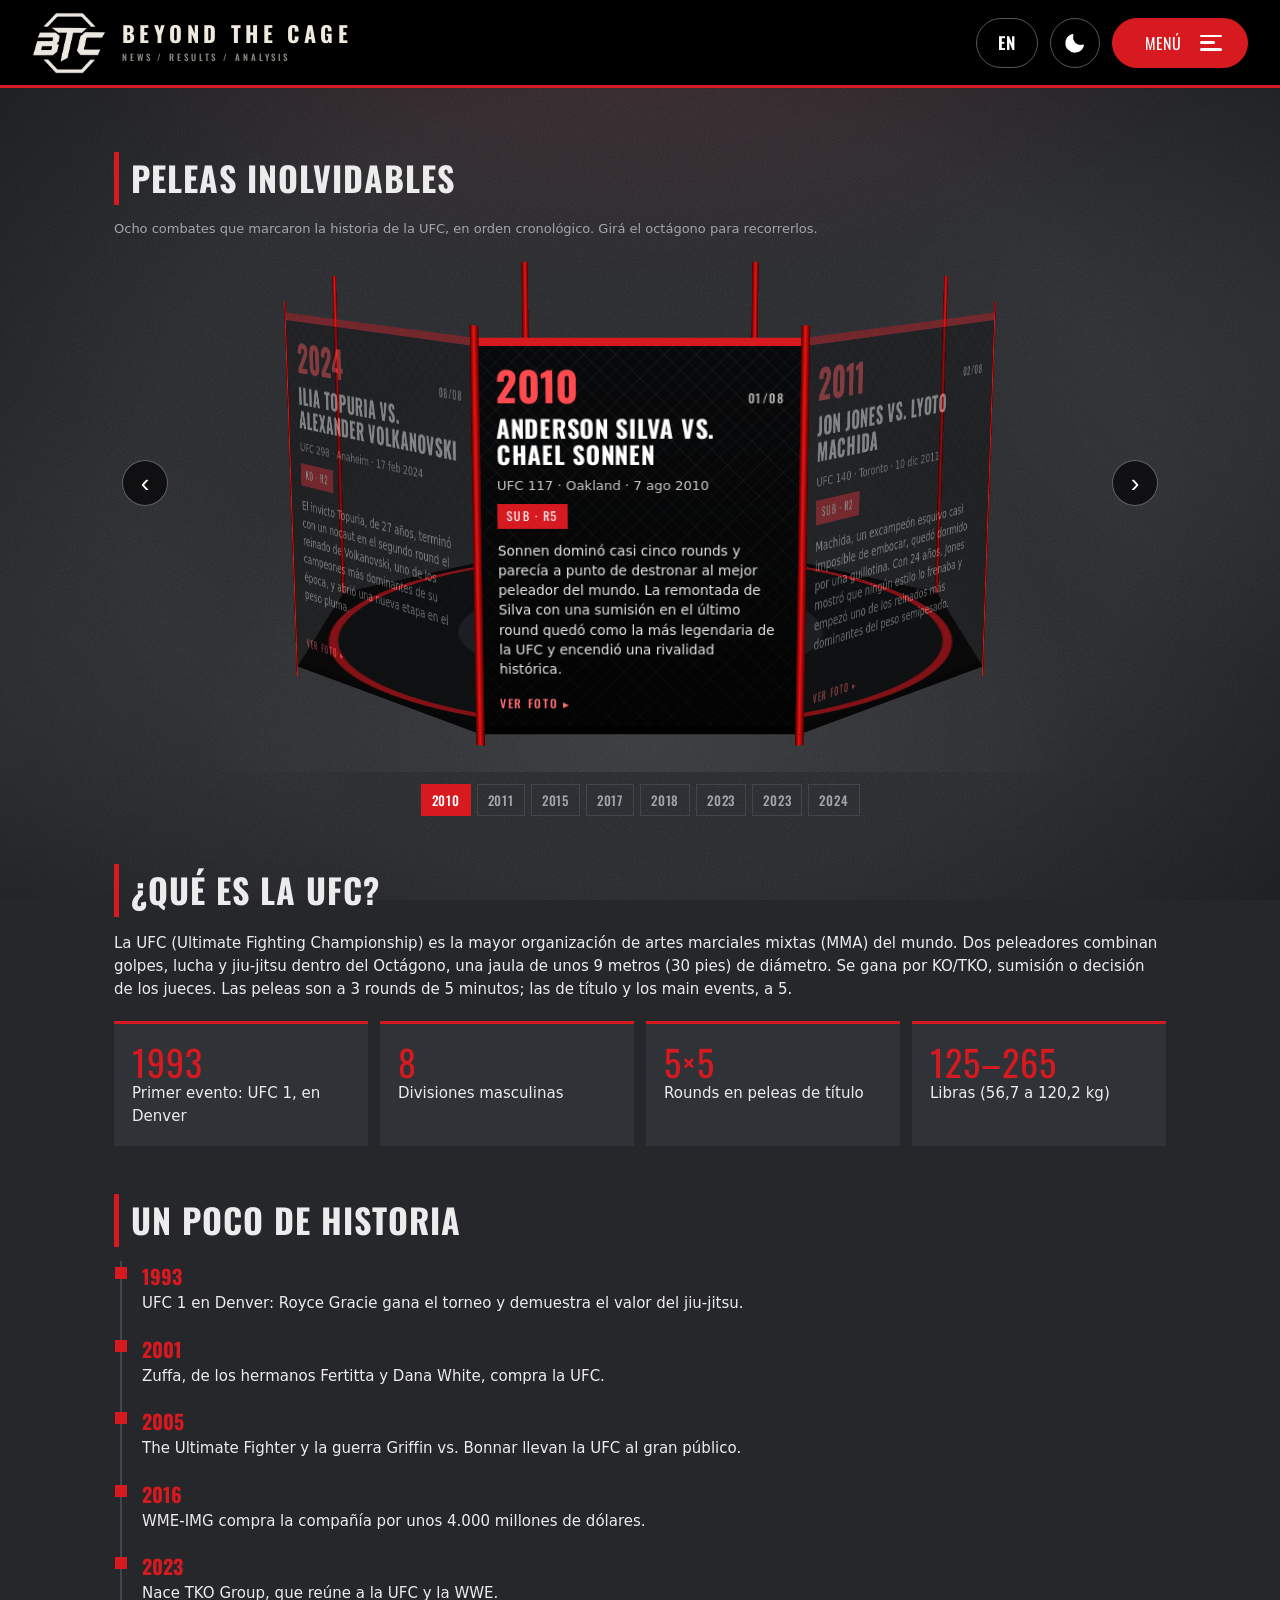
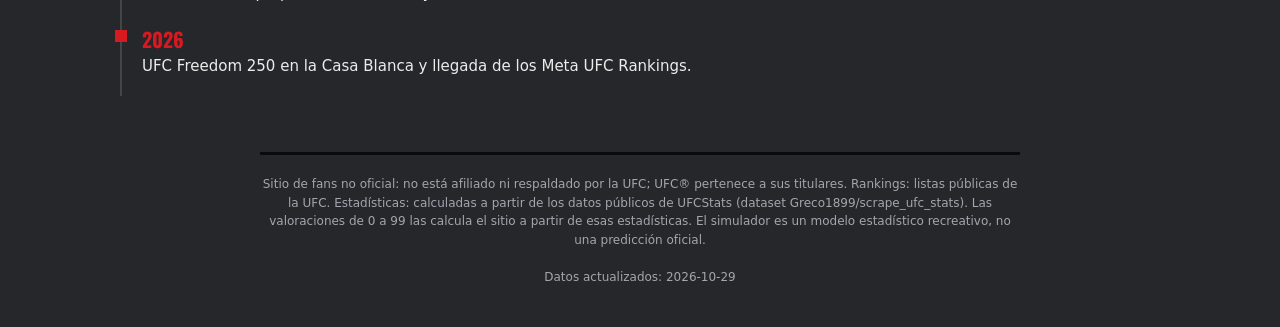
<file: index.html>
<!DOCTYPE html><html lang="es" data-theme="dark"><head><meta charset="utf-8"><meta name="viewport" content="width=device-width, initial-scale=1, viewport-fit=cover"><title>Beyond the Cage</title>
<link rel="icon" href="assets/favicon.ico" sizes="any">
<link rel="icon" type="image/png" sizes="32x32" href="assets/favicon-32.png">
<link rel="apple-touch-icon" href="assets/apple-touch-icon.png">
<meta name="theme-color" content="#000000">
<link href="https://fonts.googleapis.com/css2?family=Oswald:wght@500;700&display=swap" rel="stylesheet">
<link rel="stylesheet" href="css/styles.css"></head><body>
<header class="nav"><div class="brand sp" id="lg"><img src="assets/logo.png" alt="Beyond the Cage"><span>Beyond the Cage<small>News / Results / Analysis</small></span></div><button class="b nbtn" id="lb" aria-label="Idioma / Language"><span class="flip"><b class="l-a">EN</b><b class="l-b">ES</b></span></button><button class="b nbtn" id="tb" aria-label="Tema / Theme"><svg class="ti" viewBox="0 0 24 24" aria-hidden="true"><g class="sun"><circle cx="12" cy="12" r="4.2"/><path d="M12 2v3M12 19v3M2 12h3M19 12h3M4.9 4.9l2.1 2.1M17 17l2.1 2.1M19.1 4.9 17 7M7 17l-2.1 2.1"/></g><path class="moon" d="M20 14.5A8.5 8.5 0 0 1 9.5 4a8.5 8.5 0 1 0 10.5 10.5z"/></svg></button>
<div class="mn"><button class="b r mbtn" id="mb" aria-label="Menú / Menu" aria-haspopup="true" aria-expanded="false"><span class="mtw"><b class="mt1" id="mt1"></b><b class="mt2" id="mt2"></b></span><span class="bars" aria-hidden="true"><i></i><i></i><i></i></span></button><div class="mp" id="mp"></div></div></header>
<main>
<section class="view on" id="v-0"><h2 data-i="fT"></h2><p class="mu" data-i="fD"></p>
<div class="oct" id="oct" tabindex="0" aria-roledescription="carousel"><div class="scene"><div class="stage" id="stage"></div></div><button class="oc prev" id="prev" aria-label="Anterior">‹</button><button class="oc next" id="next" aria-label="Siguiente">›</button><div class="fcap" id="fcap"></div><button class="ocx" id="ocx" aria-label="Cerrar">×</button></div>
<div class="dots" id="dots"></div>
<h2 data-i="wT"></h2><p data-i="wP"></p><div class="st" id="st"></div><h2 data-i="hT"></h2><div class="tl" id="tl"></div></section>
<section class="view" id="v-1"><h2 data-i="n2"></h2><p class="mu" data-i="dD"></p><div class="tabs" id="tabs"></div><div class="grid" id="list"></div></section>
<section class="view" id="v-2"><h2 data-i="sT"></h2><p class="mu" data-i="sD"></p><div class="sel"><select id="sd"></select><select id="sa"></select><select id="sb"></select></div><div class="cmp" id="cmp"></div></section>
<footer><span data-i="foot"></span><br><br><span id="upd"></span></footer>
</main>
<dialog id="dlg"></dialog>
<script src="js/i18n.js"></script>
<script src="js/model.js"></script>
<script src="js/images.js"></script>
<script src="js/app.js"></script></body></html>
</file>
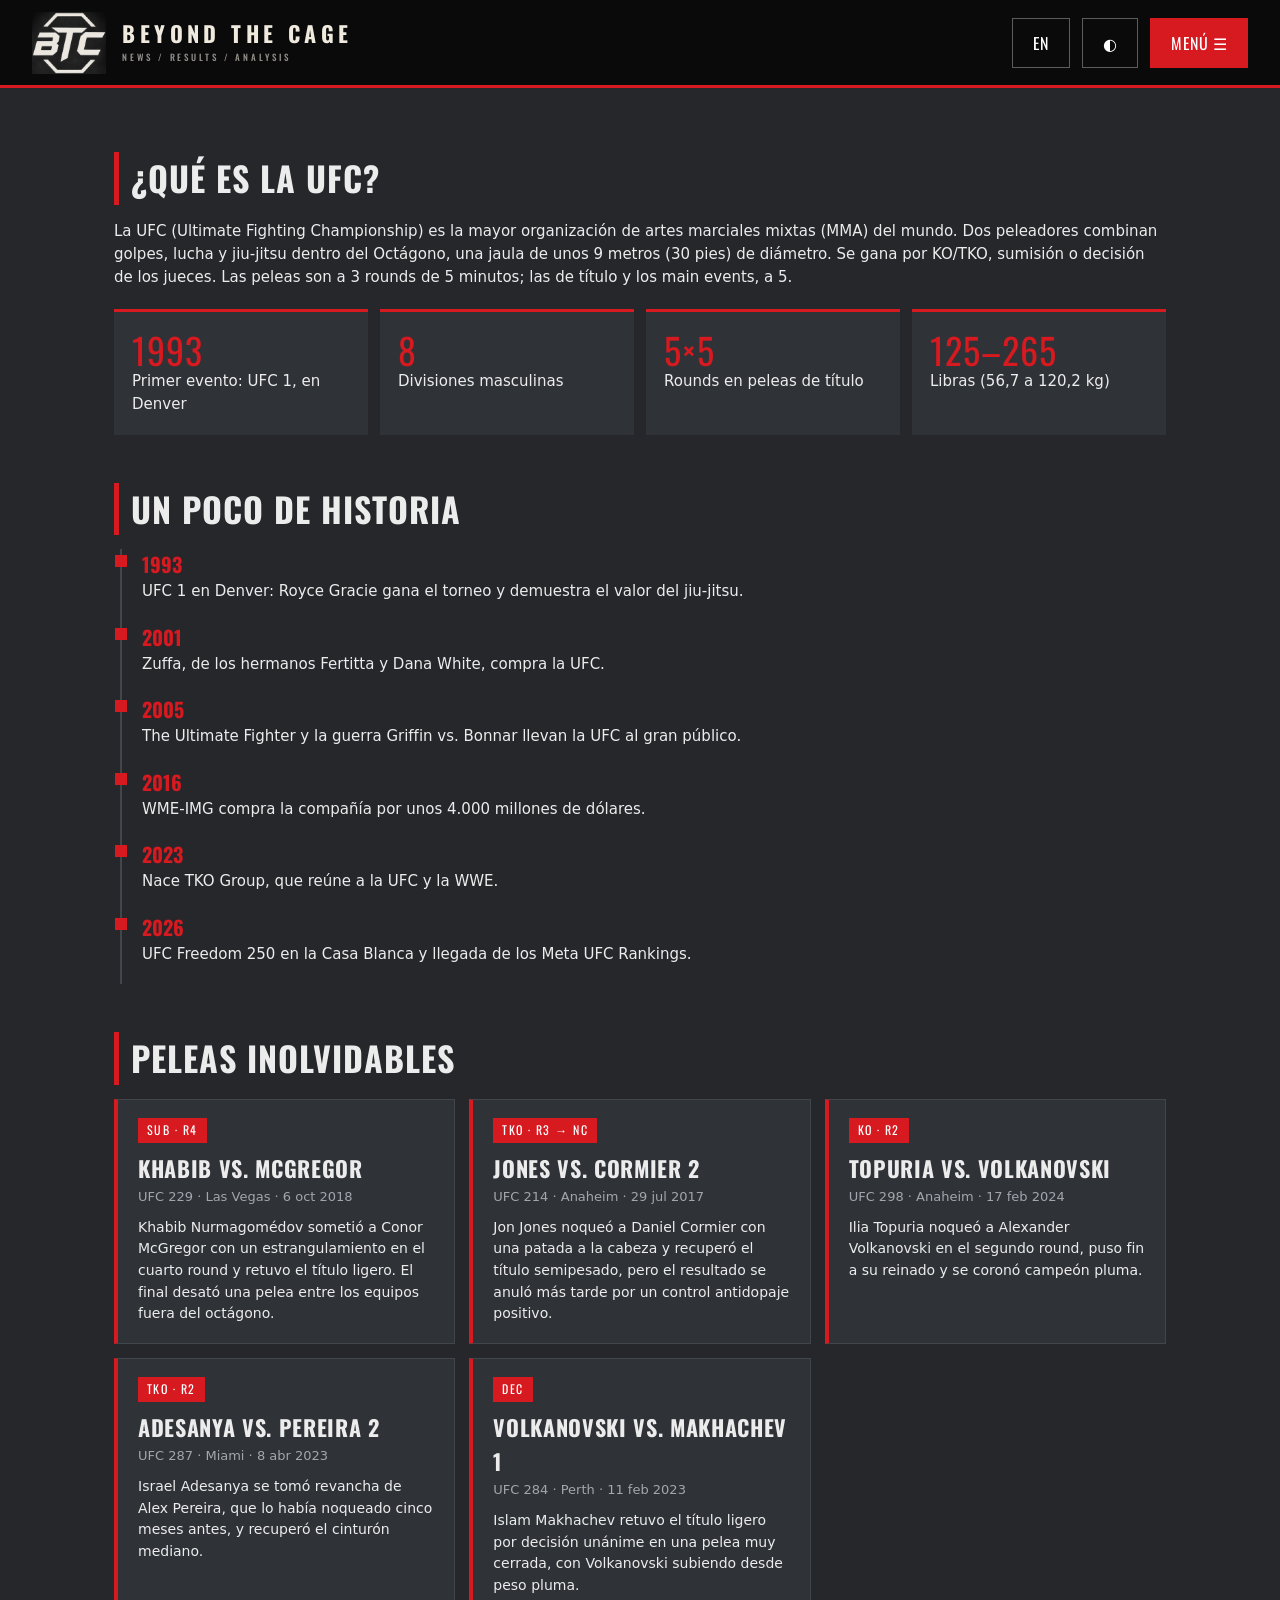
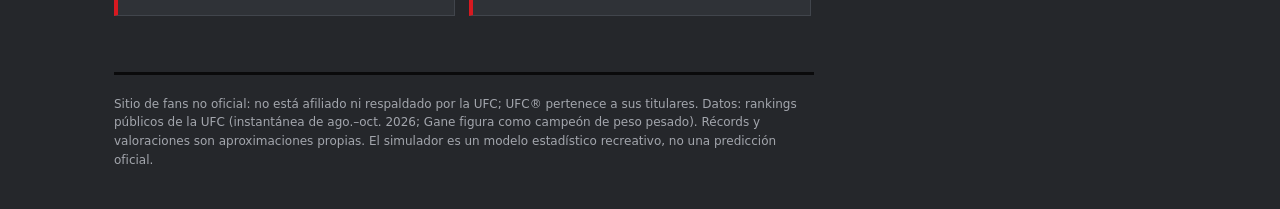
<file: Beyond the Cage · UFC masculina.html>
<!DOCTYPE html><html lang="es" data-theme="dark"><head><meta charset="utf-8"><meta name="viewport" content="width=device-width, initial-scale=1, viewport-fit=cover"><title>Beyond the Cage</title>
<link href="https://fonts.googleapis.com/css2?family=Oswald:wght@500;700&display=swap" rel="stylesheet">
<style>
:root{--bg:#fff;--fg:#0d1b35;--mu:#5a6a86;--cd:#f1f5fc;--ln:#d6dff0;--ac:#1d4fd7;--nb:#0f3a8f;--nl:#3b7bff;--k:#b9cbef;color-scheme:light;box-sizing:border-box;padding-top:env(safe-area-inset-top,0px);padding-bottom:env(safe-area-inset-bottom,0px)}
@media(prefers-color-scheme:dark){:root:not([data-theme=light]){--bg:#25272b;--fg:#ececec;--mu:#a3a6ad;--cd:#2f3237;--ln:#41454c;--ac:#d71920;--nb:#0a0a0b;--nl:#d71920;--k:#0a0a0b;color-scheme:dark}}
:root[data-theme=dark]{--bg:#25272b;--fg:#ececec;--mu:#a3a6ad;--cd:#2f3237;--ln:#41454c;--ac:#d71920;--nb:#0a0a0b;--nl:#d71920;--k:#0a0a0b;color-scheme:dark}
*{box-sizing:border-box}html{scroll-padding-top:calc(env(safe-area-inset-top,0px) + 100px)}
body{margin:0;background:var(--bg);color:var(--fg);font:15px/1.55 Inter,system-ui,-apple-system,"Segoe UI",sans-serif}
body::before{content:"";position:fixed;inset:0 0 auto;height:env(safe-area-inset-top,0px);background:var(--nb);z-index:40}
h2,h3,.b,.tab,.rk,.n,.fr{font-family:Oswald,"Arial Narrow",Impact,sans-serif;text-transform:uppercase;letter-spacing:.03em}
.nav{position:sticky;top:env(safe-area-inset-top,0px);z-index:30;display:flex;align-items:center;gap:12px;height:88px;padding:0 32px;background:var(--nb);border-bottom:3px solid var(--nl);color:#fff}
.brand{display:flex;align-items:center;gap:16px;cursor:pointer}.brand img{height:62px;width:auto;display:block}.brand span{font:700 22px Oswald,sans-serif;letter-spacing:.2em;text-transform:uppercase;color:#efeadd;line-height:1.1}.brand small{display:block;font:500 9px Oswald,sans-serif;letter-spacing:.32em;color:#efeadd99;margin-top:4px}
.sp{margin-right:auto}
.b{border:1px solid var(--ln);background:none;color:var(--fg);padding:8px 16px;cursor:pointer;font-size:14px}.b:hover{border-color:var(--ac);color:var(--ac)}
.nav .b{color:#fff;border-color:#ffffff55;padding:12px 20px;font-size:16px}.nav .b:hover{border-color:#fff;color:#fff;background:#ffffff1a}.nav .b.r{background:var(--nl);border-color:var(--nl)}.nav .b.r:hover{filter:brightness(1.15)}
.mn{position:relative}.mp{display:none;position:absolute;right:0;top:calc(100% + 14px);min-width:240px;background:var(--bg);border:1px solid var(--ln);border-top:3px solid var(--nl);box-shadow:0 12px 30px #0006}.mp.on{display:block}
.mp button{display:block;width:100%;text-align:left;background:none;border:0;border-bottom:1px solid var(--ln);color:var(--fg);padding:16px 20px;font:500 17px Oswald,sans-serif;text-transform:uppercase;letter-spacing:.06em;cursor:pointer}.mp button:hover,.mp .cur{color:var(--ac)}
main{max-width:1100px;margin:0 auto;padding:0 24px}.view{display:none;padding-top:16px}.view.on{display:block}
h2{font-size:clamp(24px,4vw,34px);margin:48px 0 14px;border-left:5px solid var(--ac);padding-left:12px}
.st{display:grid;grid-template-columns:repeat(auto-fit,minmax(200px,1fr));gap:12px;margin-top:20px}.st div{background:var(--cd);border-top:3px solid var(--ac);padding:18px}.n{font-size:36px;color:var(--ac);display:block;line-height:1.1}
.tl{border-left:2px solid var(--ln);margin-left:6px}.tl div{padding:0 0 18px 20px;position:relative}.tl div::before{content:"";position:absolute;left:-7px;top:6px;width:12px;height:12px;background:var(--ac)}.tl b{font:700 20px Oswald,sans-serif;color:var(--ac)}
.fg{display:grid;grid-template-columns:repeat(auto-fit,minmax(300px,1fr));gap:14px}.fc{background:var(--cd);border:1px solid var(--ln);border-left:4px solid var(--ac);padding:18px 20px}.fc h3{margin:8px 0 2px;font-size:22px}.fc p{margin:10px 0 0;font-size:14px}.fr{display:inline-block;background:var(--ac);color:#fff;font-size:12px;letter-spacing:.12em;padding:3px 9px}
.tabs{display:flex;gap:6px;overflow-x:auto;padding:4px 0 8px}.tab{border:0;border-bottom:3px solid transparent;background:none;color:var(--mu);padding:8px 12px;cursor:pointer;white-space:nowrap;font-size:15px}.tab.on{color:var(--fg);border-color:var(--ac)}
.grid{display:grid;grid-template-columns:repeat(auto-fill,minmax(190px,1fr));gap:12px;margin-top:10px}
.f{background:var(--cd);border:1px solid var(--ln);border-bottom:3px solid var(--k);padding:0 0 12px;cursor:pointer;text-align:left;color:inherit;font:inherit}.f:hover,.f.c{border-bottom-color:var(--ac)}
.f svg,.f img{display:block;width:100%;aspect-ratio:1;object-fit:cover}.f .t{padding:8px 12px 0}.f h3{margin:0;font-size:17px;line-height:1.15}.rk{font-size:12px;color:var(--ac);font-weight:700}.mu{color:var(--mu);font-size:13px}
.bar{height:6px;background:var(--ln);overflow:hidden}.bar i{display:block;height:100%;background:var(--ac)}.bar.rt{direction:rtl}
dialog{border:1px solid var(--ln);border-top:4px solid var(--ac);background:var(--cd);color:var(--fg);width:min(440px,92vw);padding:0}dialog::backdrop{background:#000a}.dd{padding:20px}.dd svg,.dd img{width:100%;max-height:260px;object-fit:cover;display:block}
.row{display:flex;justify-content:space-between;font-size:13px;margin-top:12px}
.sel{display:grid;grid-template-columns:repeat(3,1fr);gap:10px;margin:14px 0}select{width:100%;padding:11px;border:1px solid var(--ln);background:var(--cd);color:var(--fg);font:inherit}
.cmp{display:grid;grid-template-columns:1fr 280px;gap:20px;background:var(--cd);padding:24px;border-top:3px solid var(--ac)}
.vs{display:grid;grid-template-columns:1fr 40px 1fr;align-items:center;text-align:center;margin-bottom:18px}.vs i{font:700 22px Oswald,sans-serif;color:var(--ac)}.vs svg,.vs img{width:100%;max-width:150px;aspect-ratio:1;object-fit:cover;border-radius:50%}.vs h3{margin:8px 0 0;font-size:20px}
.sr{display:grid;grid-template-columns:1fr 130px 1fr;gap:10px;align-items:center;margin:10px 0;font-size:12px;text-align:center;color:var(--mu)}.sr>div{display:flex;align-items:center;gap:8px}.sr>div:first-child{flex-direction:row-reverse}.sr>div .bar{flex:1}.sr b{font:700 16px Oswald,sans-serif;color:var(--fg);min-width:24px}.sr .w b{color:var(--ac)}
.cr{text-align:center;border-left:1px solid var(--ln);padding-left:20px}.cr svg{width:100%;max-width:230px}.lg{display:grid;gap:4px;font-size:13px;margin-top:8px;text-align:left}.lg i{display:inline-block;width:10px;height:10px;margin-right:6px}
footer{color:var(--mu);font-size:12px;padding:20px 0 40px;margin-top:56px;border-top:3px solid var(--k);max-width:700px}
@media(max-width:760px){.cmp{grid-template-columns:1fr}.cr{border:0;padding:0}.sel{grid-template-columns:1fr}.sr{grid-template-columns:1fr 84px 1fr}.nav{height:70px;padding:0 14px;gap:8px}.nav .b{padding:9px 12px;font-size:14px}.brand img{height:46px}.brand span{font-size:15px;letter-spacing:.14em}.brand small{display:none}main{padding:0 16px}.fg{grid-template-columns:1fr}}
</style></head><body>
<header class="nav"><div class="brand sp" id="lg"><img src="[data-uri]" alt="Beyond the Cage"><span>Beyond the Cage<small>News / Results / Analysis</small></span></div><button class="b" id="lb"></button><button class="b" id="tb" aria-label="Tema">◐</button>
<div class="mn"><button class="b r" id="mb"></button><div class="mp" id="mp"></div></div></header>
<main>
<section class="view on" id="v-0">
<h2 data-i="wT"></h2><p data-i="wP"></p><div class="st" id="st"></div><h2 data-i="hT"></h2><div class="tl" id="tl"></div><h2 data-i="fT"></h2><div class="fg" id="fg"></div></section>
<section class="view" id="v-1"><h2 data-i="n2"></h2><p class="mu" data-i="dD"></p><div class="tabs" id="tabs"></div><div class="grid" id="list"></div></section>
<section class="view" id="v-2"><h2 data-i="sT"></h2><p class="mu" data-i="sD"></p><div class="sel"><select id="sd"></select><select id="sa"></select><select id="sb"></select></div><div class="cmp" id="cmp"></div></section>
<footer data-i="foot"></footer>
</main>
<dialog id="dlg"></dialog>
<script>
const T={es:{n1:"Inicio",n2:"Divisiones",n3:"Simulador",mn:"Menú ☰",wT:"¿Qué es la UFC?",
wP:"La UFC (Ultimate Fighting Championship) es la mayor organización de artes marciales mixtas (MMA) del mundo. Dos peleadores combinan golpes, lucha y jiu-jitsu dentro del Octágono, una jaula de unos 9 metros (30 pies) de diámetro. Se gana por KO/TKO, sumisión o decisión de los jueces. Las peleas son a 3 rounds de 5 minutos; las de título y los main events, a 5.",
s:[["1993","Primer evento: UFC 1, en Denver"],["8","Divisiones masculinas"],["5×5","Rounds en peleas de título"],["125–265","Libras (56,7 a 120,2 kg)"]],hT:"Un poco de historia",
tl:[["1993","UFC 1 en Denver: Royce Gracie gana el torneo y demuestra el valor del jiu-jitsu."],["2001","Zuffa, de los hermanos Fertitta y Dana White, compra la UFC."],["2005","The Ultimate Fighter y la guerra Griffin vs. Bonnar llevan la UFC al gran público."],["2016","WME-IMG compra la compañía por unos 4.000 millones de dólares."],["2023","Nace TKO Group, que reúne a la UFC y la WWE."],["2026","UFC Freedom 250 en la Casa Blanca y llegada de los Meta UFC Rankings."]],
fT:"Peleas inolvidables",fs:[["Khabib vs. McGregor","UFC 229 · Las Vegas · 6 oct 2018","SUB · R4","Khabib Nurmagomédov sometió a Conor McGregor con un estrangulamiento en el cuarto round y retuvo el título ligero. El final desató una pelea entre los equipos fuera del octágono."],["Jones vs. Cormier 2","UFC 214 · Anaheim · 29 jul 2017","TKO · R3 → NC","Jon Jones noqueó a Daniel Cormier con una patada a la cabeza y recuperó el título semipesado, pero el resultado se anuló más tarde por un control antidopaje positivo."],["Topuria vs. Volkanovski","UFC 298 · Anaheim · 17 feb 2024","KO · R2","Ilia Topuria noqueó a Alexander Volkanovski en el segundo round, puso fin a su reinado y se coronó campeón pluma."],["Adesanya vs. Pereira 2","UFC 287 · Miami · 8 abr 2023","TKO · R2","Israel Adesanya se tomó revancha de Alex Pereira, que lo había noqueado cinco meses antes, y recuperó el cinturón mediano."],["Volkanovski vs. Makhachev 1","UFC 284 · Perth · 11 feb 2023","DEC","Islam Makhachev retuvo el título ligero por decisión unánime en una pelea muy cerrada, con Volkanovski subiendo desde peso pluma."]],dD:"Campeón y top 15 de cada división. Tocá un peleador para ver su perfil.",C:"Campeón",rec:"Récord",st:"Estilo",ov:"Valoración",P:"Fuerza de golpeo",S:"Técnica de striking",G:"Grappling / lucha",B:"Sumisiones",R:"Resistencia y cardio",x:"Cerrar",sT:"Simulador de combate",sD:"Elegí una división y dos peleadores de la misma categoría. El modelo pondera striking, grappling, sumisiones, resistencia, historial y peso.",mT:"Método más probable",e1:"lleva ventaja en el striking",e2:"lleva ventaja en el suelo",
foot:"Sitio de fans no oficial: no está afiliado ni respaldado por la UFC; UFC® pertenece a sus titulares. Datos: rankings públicos de la UFC (instantánea de ago.–oct. 2026; Gane figura como campeón de peso pesado). Récords y valoraciones son aproximaciones propias. El simulador es un modelo estadístico recreativo, no una predicción oficial.",
sty:{str:"Striker",box:"Boxeador",wr:"Luchador",bjj:"Jiu-Jitsu",all:"Completo"},dv:["Mosca","Gallo","Pluma","Ligero","Welter","Mediano","Semipesado","Pesado"]},
en:{n1:"Home",n2:"Divisions",n3:"Simulator",mn:"Menu ☰",wT:"What is the UFC?",
wP:"The UFC (Ultimate Fighting Championship) is the world's largest mixed martial arts (MMA) organization. Two fighters combine striking, wrestling and jiu-jitsu inside the Octagon, a cage about 30 feet (9 m) across. Fights end by KO/TKO, submission or the judges' decision. Bouts are three 5-minute rounds; title fights and main events go five.",
s:[["1993","First event: UFC 1, in Denver"],["8","Men's divisions"],["5×5","Rounds in title fights"],["125–265","Pounds (56.7 to 120.2 kg)"]],hT:"A bit of history",
tl:[["1993","UFC 1 in Denver: Royce Gracie wins the tournament and proves the value of jiu-jitsu."],["2001","Zuffa, owned by the Fertitta brothers and Dana White, buys the UFC."],["2005","The Ultimate Fighter and the Griffin vs. Bonnar war bring the UFC to the mainstream."],["2016","WME-IMG buys the company for about $4 billion."],["2023","TKO Group is born, uniting the UFC and WWE."],["2026","UFC Freedom 250 at the White House and the arrival of the Meta UFC Rankings."]],
fT:"Unforgettable fights",fs:[["Khabib vs. McGregor","UFC 229 · Las Vegas · Oct 6, 2018","SUB · R4","Khabib Nurmagomedov submitted Conor McGregor with a neck crank in round four and retained the lightweight title. The finish sparked a brawl between the teams outside the Octagon."],["Jones vs. Cormier 2","UFC 214 · Anaheim · Jul 29, 2017","TKO · R3 → NC","Jon Jones knocked out Daniel Cormier with a head kick and regained the light heavyweight title, but the result was later overturned after a failed drug test."],["Topuria vs. Volkanovski","UFC 298 · Anaheim · Feb 17, 2024","KO · R2","Ilia Topuria knocked out Alexander Volkanovski in round two, ended his reign and became featherweight champion."],["Adesanya vs. Pereira 2","UFC 287 · Miami · Apr 8, 2023","TKO · R2","Israel Adesanya avenged his knockout loss to Alex Pereira five months earlier and won back the middleweight belt."],["Volkanovski vs. Makhachev 1","UFC 284 · Perth · Feb 11, 2023","DEC","Islam Makhachev kept the lightweight title by unanimous decision in a very close fight, with Volkanovski moving up from featherweight."]],dD:"Champion and top 15 of every division. Tap a fighter to see the profile.",C:"Champion",rec:"Record",st:"Style",ov:"Rating",P:"Punching power",S:"Striking skill",G:"Grappling / wrestling",B:"Submissions",R:"Durability & cardio",x:"Close",sT:"Fight simulator",sD:"Pick a division and two fighters from the same weight class. The model weighs striking, grappling, submissions, durability, record and weight.",mT:"Most likely method",e1:"has the striking edge",e2:"has the ground edge",
foot:"Unofficial fan site: not affiliated with or endorsed by the UFC; UFC® belongs to its owners. Data: public UFC rankings (snapshot Aug–Oct 2026; Gane listed as heavyweight champion). Records and ratings are my own approximations. The simulator is a recreational statistical model, not an official prediction.",
sty:{str:"Striker",box:"Boxer",wr:"Wrestler",bjj:"Jiu-Jitsu",all:"All-round"},dv:["Flyweight","Bantamweight","Featherweight","Lightweight","Welterweight","Middleweight","Light Heavyweight","Heavyweight"]}};
const W=[125,135,145,155,170,185,205,265],K=["FLY","BW","FW","LW","WW","MW","LHW","HW"];
const TP={str:[80,82,56,38,76],box:[76,84,62,42,80],wr:[68,66,86,65,84],bjj:[64,68,78,84,78],all:[74,78,76,60,80]};
// completo: [nombre,país,récord,estilo,golpeo,striking,grappling,subs,resistencia] · compacto: [nombre,país,récord,estilo,ajuste,golpeo?] · el 1º de cada división es el campeón
const DB={
FLY:[["Joshua Van","MMR","17-2","str",75,86,58,40,85],["Alexandre Pantoja","BRA","30-6","bjj",62,72,86,88,88],["Manel Kape","POR","23-7","str",85,80,55,35,70],["Brandon Royval","USA","18-9","bjj",68,74,76,80,76],["Tatsuro Taira","JPN","18-2","bjj",66,70,88,86,80],["Kyoji Horiguchi","JPN","36-6","str",70,82,66,50,78],["Lone'er Kavanagh","ENG","10-2","str",0],["Asu Almabayev","KAZ","24-3","wr",0],["Brandon Moreno","MEX","23-10-2","bjj",0],["Amir Albazi","IRQ","17-3","box",-2],["Ramazan Temirov","UZB","20-3","wr",0],["Alex Perez","USA","26-11","bjj",-3],["Steve Erceg","AUS","14-5","box",-3],["Tim Elliott","USA","21-14-1","bjj",-6],["Tagir Ulanbekov","RUS","17-3","wr",-2],["Charles Johnson","USA","20-9","str",-4]],
BW:[["Petr Yan","RUS","20-5","box",76,88,78,50,84],["Merab Dvalishvili","GEO","21-5","wr",55,66,92,60,99],["Song Yadong","CHN","24-9-1","str",80,78,55,45,75],["Sean O'Malley","USA","20-3","str",90,90,48,40,65],["Mario Bautista","USA","18-3","bjj",60,70,80,78,80],["Umar Nurmagomedov","RUS","20-2","wr",70,72,88,80,85],["Cory Sandhagen","USA","18-7","str",2],["David Martínez","MEX","14-1","str",0],["Raoni Barcelos","BRA","22-5","str",-2],["Farid Basharat","ENG","16-0","str",-3],["Marcus McGhee","USA","11-2","wr",-4],["Deiveson Figueiredo","BRA","25-7-1","bjj",-1],["Charles Jourdain","CAN","18-8-1","str",-4],["Aiemann Zahabi","CAN","14-3","str",-3],["Bryce Mitchell","USA","19-3","wr",-4],["Montel Jackson","USA","15-4","str",-5]],
FW:[["Alexander Volkanovski","AUS","28-4","all",74,86,84,60,90],["Movsar Evloev","RUS","20-0","wr",62,70,90,60,92],["Diego Lopes","BRA","28-8","bjj",72,74,78,82,75],["Lerone Murphy","ENG","17-1-1","str",72,80,70,50,80],["Aljamain Sterling","USA","26-5","wr",58,66,90,85,82],["Jean Silva","BRA","17-3","str",85,78,64,60,70],["Arnold Allen","ENG","21-4","str",2],["Pat Sabatini","USA","22-5","wr",-2],["Nathaniel Wood","ENG","23-6","bjj",-2],["Youssef Zalal","MAR","18-6-1","str",-4],["Kevin Vallejos","ARG","18-1","str",0,88],["Melquizael Costa","BRA","26-8","str",-4],["Steve Garcia","USA","19-6","str",-4],["Aaron Pico","USA","14-5","box",-3,88],["Jamall Emmers","USA","23-8","wr",-5],["Jose Miguel Delgado","MEX","12-2","bjj",-6]],
LW:[["Justin Gaethje","USA","28-5","str",92,80,76,45,88],["Ilia Topuria","GEO","17-1","box",96,94,76,70,84],["Arman Tsarukyan","ARM","23-3","wr",72,74,90,70,86],["Charles Oliveira","BRA","37-11","bjj",76,72,82,98,72],["Max Holloway","USA","28-9","box",80,96,62,42,98],["Paddy Pimblett","ENG","24-4","bjj",1],["Benoît Saint Denis","FRA","17-4","wr",-1],["Maurício Ruffy","BRA","14-2","str",0,86],["Quillan Salkilld","AUS","13-1","bjj",-2],["Mateusz Gamrot","POL","26-5","wr",0],["Dan Hooker","NZL","24-14","str",-4],["Renato Moicano","BRA","21-7-1","bjj",-3],["Rafael Fiziev","AZE","14-5","str",-1],["Tom Nolan","AUS","11-1","str",-4],["Beneil Dariush","USA","23-8-1","bjj",-3],["Manuel Torres","MEX","17-4","str",-5]],
WW:[["Islam Makhachev","RUS","29-1","wr",80,78,98,90,95],["Ian Machado Garry","IRL","17-2","box",78,84,70,55,78],["Carlos Prates","BRA","24-7","str",94,86,52,40,72],["Michael Morales","ECU","19-0","box",85,80,68,50,78],["Jack Della Maddalena","AUS","18-4","box",80,92,70,52,86],["Gabriel Bonfim","BRA","20-1","all",3],["Sean Brady","USA","19-2","bjj",1],["Belal Muhammad","USA","24-6","wr",0],["Leon Edwards","ENG","22-6","all",0],["Kamaru Usman","NGA","21-5","wr",2],["Joaquin Buckley","USA","21-8","str",-2,90],["Yaroslav Amosov","UKR","30-1","wr",3],["Uroš Medić","SER","14-3","str",-4],["Mike Malott","CAN","14-2-1","str",-3],["Daniel Rodriguez","USA","20-6","box",-5],["Neil Magny","USA","32-14","bjj",-5]],
MW:[["Sean Strickland","USA","31-7","box",70,82,76,40,90],["Khamzat Chimaev","UAE","15-1","wr",82,76,97,95,82],["Dricus du Plessis","ZAF","24-3","all",85,80,76,70,92],["Nassourdine Imavov","FRA","17-4","all",74,80,68,55,82],["Brendan Allen","USA","27-7","bjj",70,68,78,86,80],["Caio Borralho","BRA","18-2","wr",1],["Joe Pyfer","USA","16-3","str",0,92],["Gregory Rodrigues","BRA","20-6","bjj",-1],["Anthony Hernandez","USA","15-4","wr",-2],["Israel Adesanya","NGA","24-6","str",2],["Christian Leroy Duncan","ENG","15-2","box",-2],["Jared Cannonier","USA","18-10","str",-2,90],["Ikram Aliskerov","RUS","18-2","wr",-2],["Bo Nickal","USA","9-1","wr",-3],["Abusupiyan Magomedov","GER","29-7-1","str",-4],["Michael Page","ENG","25-3","str",-1]],
LHW:[["Carlos Ulberg","NZL","14-1","str",92,90,60,40,78],["Magomed Ankalaev","RUS","21-2-1","wr",85,78,86,60,86],["Jiří Procházka","CZE","32-6-1","str",92,84,66,55,88],["Khalil Rountree Jr.","USA","14-7","str",90,80,52,35,70],["Navajo Stirling","NZL","11-0","bjj",70,70,82,88,78],["Paulo Costa","BRA","16-4","str",0,90],["Jamahal Hill","USA","12-4","str",-1,90],["Azamat Murzakanov","RUS","16-1","str",0,88],["Jan Błachowicz","POL","29-12-2","str",-2],["Dominick Reyes","USA","16-5","str",0],["Bogdan Guskov","UZB","18-4-1","str",-3,85],["Robert Whittaker","AUS","27-9","all",-2],["Johnny Walker","BRA","22-10","str",-3,92],["Alonzo Menifield","USA","18-6-1","str",-3,92],["Nikita Krylov","RUS","31-12","bjj",-3],["Reinier de Ridder","NED","22-4","bjj",-1]],
HW:[["Ciryl Gane","FRA","14-2","str",74,92,76,70,85],["Tom Aspinall","ENG","15-3","all",94,88,85,86,80],["Sergei Pavlovich","RUS","21-3","str",97,84,60,45,70],["Alex Pereira","BRA","13-4","str",98,92,58,35,80],["Alexander Volkov","RUS","40-11","str",80,86,62,55,78],["Rizvan Kuniev","RUS","14-3-1","wr",76,70,86,66,76],["Josh Hokit","USA","10-0","wr",82,70,80,45,70],["Curtis Blaydes","USA","19-6","wr",0,86],["Waldo Cortes-Acosta","DOM","17-3","str",-1,86],["Vitor Petrino","BRA","15-2","bjj",-2],["Valter Walker","BRA","16-1","bjj",-1],["Serghei Spivac","MDA","18-7","bjj",-3],["Ante Delija","CRO","26-8","str",-3,85],["Derrick Lewis","USA","29-14","str",-2,96],["Aleksandar Rakić","AUT","15-6","str",-3],["Tyrell Fortune","USA","18-4","str",-4,88]]};
const IMG={}; // nombre → URL/data URI de foto (opcional)
const cl=x=>Math.max(30,Math.min(99,Math.round(x))),F=[];
K.forEach((k,d)=>DB[k].forEach((a,j)=>{let v;if(a.length>8)v=a.slice(4,9);else{v=TP[a[3]].map(x=>cl(x+a[4]));if(a[5])v[0]=a[5]}F.push({id:F.length,n:a[0],c:a[1],r:a[2],s:a[3],P:v[0],S:v[1],G:v[2],B:v[3],R:v[4],d,k:j})}));
const $=i=>document.getElementById(i),root=document.documentElement,idx=n=>F.find(f=>f.n==n).id;
let L="es",cur=7,vw=0,S={d:7,a:idx("Ciryl Gane"),b:idx("Josh Hokit")};try{L=localStorage.getItem("l")||"es"}catch(e){}
const t=k=>T[L][k],ov=f=>Math.round((f.P+f.S+f.G+f.B+f.R)/5),tag=f=>f.k?"#"+f.k:t("C");
function av(f,s){if(IMG[f.n])return`<img src="${IMG[f.n]}" alt="${f.n}">`;let h=0;for(const c of f.n)h=(h*31+c.charCodeAt(0))%360;const i=f.n.split(" ").map(w=>w[0]).slice(0,2).join("");
return`<svg viewBox="0 0 100 100" role="img" aria-label="${f.n}"><rect width="100" height="100" fill="hsl(${h},18%,22%)"/><circle cx="50" cy="38" r="16" fill="hsl(${h},14%,40%)"/><path d="M16 100Q16 62 50 62Q84 62 84 100Z" fill="hsl(${h},14%,40%)"/><text x="50" y="92" text-anchor="middle" font-size="13" font-family="Oswald,sans-serif" fill="#fff" opacity=".85">${i}</text></svg>`}
const st=f=>.6*f.S+.4*f.P,gr=f=>.6*f.G+.4*f.B,wp=f=>{const[x,y]=f.r.split("-").map(Number);return x/(x+y)};
function sim(a,b){const g=.5+Math.abs(a.G-b.G)/120,sc=f=>g*gr(f)+(1-g)*st(f),tot=f=>.75*sc(f)+.15*f.R+10*wp(f);
const p=1/(1+Math.exp(-(tot(a)-tot(b))/6)),ko=(a.P+b.P)/2*(1-g),sb=(a.B+b.B)/2*g*.8,dc=(a.R+b.R)/2*.55,s=ko+sb+dc,ds=st(a)-st(b),dg=gr(a)-gr(b),w=Math.abs(ds)>=Math.abs(dg)?[ds,"e1"]:[dg,"e2"];
return{p,m:[ko,sb,dc].map(x=>Math.round(x/s*100)),e:(w[0]>=0?a.n:b.n)+" "+t(w[1])}}
function simR(){const a=F[S.a],b=F[S.b],r=sim(a,b),pa=Math.round(r.p*100),pb=100-pa,C=2*Math.PI*48;
const rows=["P","S","G","B","R"].map(k=>{const x=a[k],y=b[k];return`<div class="sr"><div class="${x>=y?"w":""}"><b>${x}</b><div class="bar rt"><i style="width:${x}%"></i></div></div><span>${t(k)}</span><div class="${y>=x?"w":""}"><b>${y}</b><div class="bar"><i style="width:${y}%"></i></div></div></div>`}).join("");
const pl=f=>`<div>${av(f,0)}<h3>${f.n}</h3><span class="mu">${f.r} · ${t("sty")[f.s]}</span></div>`;
$("cmp").innerHTML=`<div><div class="vs">${pl(a)}<i>VS</i>${pl(b)}</div>${rows}</div><div class="cr"><svg viewBox="0 0 120 120"><circle cx="60" cy="60" r="48" fill="none" stroke="currentColor" stroke-opacity=".25" stroke-width="14"/><circle cx="60" cy="60" r="48" fill="none" stroke="var(--ac)" stroke-width="14" stroke-dasharray="${C*pa/100} ${C}" transform="rotate(-90 60 60)"/><text x="60" y="64" text-anchor="middle" font-size="26" font-weight="700" font-family="Oswald,sans-serif" fill="currentColor">${pa}%</text><text x="60" y="82" text-anchor="middle" font-size="11" fill="currentColor" opacity=".6">${pb}%</text></svg><div class="lg"><span><i style="background:var(--ac)"></i>${a.n} · ${pa}%</span><span><i style="background:currentColor;opacity:.3"></i>${b.n} · ${pb}%</span></div><p class="mu">${t("mT")}:<br>KO/TKO ${r.m[0]}% · SUB ${r.m[1]}% · DEC ${r.m[2]}%</p><p class="mu">${r.e}</p></div>`}
function sels(){const fs=F.filter(f=>f.d==S.d),o=f=>`<option value="${f.id}">${f.n}</option>`;
$("sd").innerHTML=K.map((k,d)=>`<option value="${d}">${t("dv")[d]} · ${W[d]}</option>`).join("");$("sd").value=S.d;$("sa").innerHTML=fs.map(o).join("");$("sb").innerHTML=fs.map(o).join("");$("sa").value=S.a;$("sb").value=S.b;simR()}
function render(){document.querySelectorAll("[data-i]").forEach(e=>e.textContent=t(e.dataset.i));root.lang=L;$("lb").textContent=L=="es"?"EN":"ES";$("mb").textContent=t("mn");
$("mp").innerHTML=[0,1,2].map(i=>`<button data-go="${i}" class="${i==vw?"cur":""}">${t("n"+(i+1))}</button>`).join("");
$("st").innerHTML=t("s").map(s=>`<div><span class="n">${s[0]}</span>${s[1]}</div>`).join("");$("tl").innerHTML=t("tl").map(e=>`<div><b>${e[0]}</b><br>${e[1]}</div>`).join("");
$("fg").innerHTML=t("fs").map(f=>`<article class="fc"><span class="fr">${f[2]}</span><h3>${f[0]}</h3><div class="mu">${f[1]}</div><p>${f[3]}</p></article>`).join("");
$("tabs").innerHTML=K.map((k,d)=>`<button class="tab ${d==cur?"on":""}" data-d="${d}">${t("dv")[d]} · ${W[d]}</button>`).join("");
$("list").innerHTML=F.filter(f=>f.d==cur).map(f=>`<button class="f ${f.k?"":"c"}" data-f="${f.id}">${av(f,0)}<div class="t"><div class="rk">${tag(f)}</div><h3>${f.n}</h3><div class="mu">${f.c} · ${f.r}</div></div></button>`).join("");sels()}
function go(v){vw=v;document.querySelectorAll(".view").forEach((e,i)=>e.classList.toggle("on",i==v));$("mp").classList.remove("on");render();scrollTo(0,0)}
function open_(f){const bars=["P","S","G","B","R"].map(k=>`<div class="row"><span>${t(k)}</span><b>${f[k]}</b></div><div class="bar" style="margin-top:4px"><i style="width:${f[k]}%"></i></div>`).join("");
$("dlg").innerHTML=`<div class="dd" style="padding:0">${av(f,0)}</div><div class="dd"><div class="rk">${tag(f)} · ${t("dv")[f.d]}</div><h3 style="font-size:26px;margin:2px 0">${f.n}</h3><div class="mu">${f.c} · ${t("rec")} ${f.r} · ${t("st")}: ${t("sty")[f.s]} · ${t("ov")} ${ov(f)}</div>${bars}<p style="text-align:right;margin:18px 0 0"><button class="b" id="cx">${t("x")}</button></p></div>`;$("dlg").showModal();$("cx").onclick=()=>$("dlg").close()}
document.addEventListener("click",e=>{const g=e.target.closest("[data-go]"),d=e.target.closest("[data-d]"),f=e.target.closest("[data-f]");
if(g)go(+g.dataset.go);else if(d){cur=+d.dataset.d;render()}else if(f)open_(F[+f.dataset.f]);else if(e.target==$("dlg"))$("dlg").close();else if(!e.target.closest(".mn"))$("mp").classList.remove("on")});
$("mb").onclick=()=>$("mp").classList.toggle("on");$("lg").onclick=()=>go(0);
$("sd").onchange=e=>{S.d=+e.target.value;const fs=F.filter(f=>f.d==S.d);S.a=fs[0].id;S.b=fs[1].id;sels()};
$("sa").onchange=e=>{S.a=+e.target.value;if(S.a==S.b)S.b=F.find(f=>f.d==S.d&&f.id!=S.a).id;sels()};
$("sb").onchange=e=>{S.b=+e.target.value;if(S.a==S.b)S.a=F.find(f=>f.d==S.d&&f.id!=S.b).id;sels()};
$("lb").onclick=()=>{L=L=="es"?"en":"es";try{localStorage.setItem("l",L)}catch(e){}render()};
$("tb").onclick=()=>{root.dataset.theme=root.dataset.theme=="dark"?"light":"dark";try{localStorage.setItem("th",root.dataset.theme)}catch(e){}};
try{const th=localStorage.getItem("th");if(th)root.dataset.theme=th}catch(e){}
render();
</script></body></html>
</file>
<file: css/styles.css>
:root{--bg:#fff;--fg:#0d1b35;--mu:#5a6a86;--cd:#f1f5fc;--ln:#d6dff0;--ac:#1d4fd7;--nb:#000;--nl:#3b7bff;--k:#b9cbef;color-scheme:light;box-sizing:border-box;padding-top:env(safe-area-inset-top,0px);padding-bottom:env(safe-area-inset-bottom,0px)}
@media(prefers-color-scheme:dark){:root:not([data-theme=light]){--bg:#25272b;--fg:#ececec;--mu:#a3a6ad;--cd:#2f3237;--ln:#41454c;--ac:#d71920;--nb:#000;--nl:#d71920;--k:#0a0a0b;color-scheme:dark}}
:root[data-theme=dark]{--bg:#25272b;--fg:#ececec;--mu:#a3a6ad;--cd:#2f3237;--ln:#41454c;--ac:#d71920;--nb:#000;--nl:#d71920;--k:#0a0a0b;color-scheme:dark}
*{box-sizing:border-box}html{scroll-padding-top:calc(env(safe-area-inset-top,0px) + 100px)}
body{margin:0;background:var(--bg);color:var(--fg);font:15px/1.55 Inter,system-ui,-apple-system,"Segoe UI",sans-serif}
body::before{content:"";position:fixed;inset:0 0 auto;height:env(safe-area-inset-top,0px);background:var(--nb);z-index:40}
h2,h3,.b,.tab,.rk,.n,.fr{font-family:Oswald,"Arial Narrow",Impact,sans-serif;text-transform:uppercase;letter-spacing:.03em}
.nav{position:sticky;top:env(safe-area-inset-top,0px);z-index:30;display:flex;align-items:center;gap:12px;height:88px;padding:0 32px;background:var(--nb);border-bottom:3px solid var(--nl);color:#fff}
.brand{display:flex;align-items:center;gap:16px;cursor:pointer}.brand img{height:62px;width:auto;display:block}.brand span{font:700 22px Oswald,sans-serif;letter-spacing:.2em;text-transform:uppercase;color:#efeadd;line-height:1.1}.brand small{display:block;font:500 9px Oswald,sans-serif;letter-spacing:.32em;color:#efeadd99;margin-top:4px}
.sp{margin-right:auto}
.b{border:1px solid var(--ln);background:none;color:var(--fg);padding:8px 16px;cursor:pointer;font-size:14px}.b:hover{border-color:var(--ac);color:var(--ac)}
.nav .b{color:#fff;border-color:#ffffff55;padding:12px 20px;font-size:16px}.nav .b:hover{border-color:#fff;color:#fff;background:#ffffff1a}.nav .b.r{background:var(--nl);border-color:var(--nl)}.nav .b.r:hover{filter:brightness(1.15)}
.mn{position:relative}.mp{display:none;position:absolute;right:0;top:calc(100% + 14px);min-width:240px;background:var(--bg);border:1px solid var(--ln);border-top:3px solid var(--nl);box-shadow:0 12px 30px #0006}.mp.on{display:block}
.mp button{display:block;width:100%;text-align:left;background:none;border:0;border-bottom:1px solid var(--ln);color:var(--fg);padding:16px 20px;font:500 17px Oswald,sans-serif;text-transform:uppercase;letter-spacing:.06em;cursor:pointer}.mp button:hover,.mp .cur{color:var(--ac)}
main{max-width:1100px;margin:0 auto;padding:0 24px}.view{display:none;padding-top:16px}.view.on{display:block}
h2{font-size:clamp(24px,4vw,34px);margin:48px 0 14px;border-left:5px solid var(--ac);padding-left:12px}
.st{display:grid;grid-template-columns:repeat(auto-fit,minmax(200px,1fr));gap:12px;margin-top:20px}.st div{background:var(--cd);border-top:3px solid var(--ac);padding:18px}.n{font-size:36px;color:var(--ac);display:block;line-height:1.1}
.tl{border-left:2px solid var(--ln);margin-left:6px}.tl div{padding:0 0 18px 20px;position:relative}.tl div::before{content:"";position:absolute;left:-7px;top:6px;width:12px;height:12px;background:var(--ac)}.tl b{font:700 20px Oswald,sans-serif;color:var(--ac)}
.oct{--h:400px;position:relative;height:calc(var(--h) + 120px);margin-top:10px;overflow:hidden;background:radial-gradient(ellipse at 50% 92%,#ffffff14,transparent 62%);touch-action:pan-y;user-select:none;-webkit-user-select:none;cursor:grab;outline:0}
.oct.drag .stage{transition:none}
.scene{--w:clamp(230px,62vw,320px);--ap:calc(var(--w)*1.2071);--R:calc(var(--w)*1.3066);position:absolute;inset:0;perspective:1800px;perspective-origin:50% var(--po,35%);transition:perspective-origin 1.1s;display:flex;justify-content:center;align-items:flex-start;padding-top:16px}
.stage{position:relative;width:var(--w);height:var(--h);transform-style:preserve-3d;transform-origin:50% 100%;transform:translateY(var(--ty,0px)) scale(var(--sc,1)) translateZ(calc(var(--ap)*-1)) rotateX(var(--rx,-10deg)) rotateY(var(--ry,0deg));transition:transform 1.1s cubic-bezier(.3,.7,.2,1)}
.face{position:absolute;inset:0;transform:rotateY(calc(var(--i)*45deg)) translateZ(var(--ap));backface-visibility:hidden;color:#fff;opacity:.4;transition:opacity .7s;border-top:8px solid var(--ac);border-bottom:8px solid #000;background:linear-gradient(#0009,#000d),repeating-linear-gradient(45deg,transparent 0 10px,#ffffff1c 10px 11px),repeating-linear-gradient(-45deg,transparent 0 10px,#ffffff1c 10px 11px),#15171a}
.face.act{opacity:1}
.post{position:absolute;left:calc(50% - 5px);top:-12px;width:10px;height:calc(100% + 24px);background:linear-gradient(90deg,var(--pa,#400),var(--pb,#e11) 45%,var(--pa,#400));transform:rotateY(calc(var(--j)*45deg + 22.5deg)) translateZ(var(--R))}
.floor{position:absolute;left:50%;top:100%;width:calc(var(--ap)*2);height:calc(var(--ap)*2);margin:calc(var(--ap)*-1) 0 0 calc(var(--ap)*-1);transform:rotateX(90deg);clip-path:polygon(29.29% 0,70.71% 0,100% 29.29%,100% 70.71%,70.71% 100%,29.29% 100%,0 70.71%,0 29.29%);background:radial-gradient(circle,#2b2e34 0 40%,#15171a 40.5% 66%,#d71920 66.5% 68%,#0b0b0c 68.5%);display:grid;place-items:center}
.floor .logo{width:46%;opacity:.85;transition:opacity .6s}
.fcard{height:100%;padding:18px 20px 16px;display:flex;flex-direction:column;gap:8px;overflow:hidden}
.fy{display:flex;justify-content:space-between;align-items:baseline}.fy b{font:700 40px/1 Oswald,sans-serif;color:#ff4a50}.fy span{font:500 12px Oswald,sans-serif;letter-spacing:.12em;opacity:.7}
.fcard h3{margin:0;font-size:24px;line-height:1.1}.fcard .mu{color:#c9c9c9}.fcard p{margin:4px 0 0;font-size:13.5px;line-height:1.5;color:#e8e8e8}
.fr{display:inline-block;align-self:flex-start;background:#d71920;color:#fff;font-size:12px;letter-spacing:.12em;padding:3px 9px}
.oc{position:absolute;top:40%;z-index:5;width:46px;height:46px;border-radius:50%;border:1px solid #ffffff55;background:#000a;color:#fff;font-size:26px;line-height:1;cursor:pointer}.oc:hover{background:#d71920}.oc.prev{left:8px}.oc.next{right:8px}
.dots{display:flex;gap:6px;justify-content:center;flex-wrap:wrap;margin-top:12px}.dot{border:1px solid var(--ln);background:none;color:var(--mu);padding:5px 10px;cursor:pointer;font:500 13px Oswald,sans-serif;letter-spacing:.06em}.dot.on{background:var(--ac);border-color:var(--ac);color:#fff}
.pl{font:700 12px Oswald,sans-serif;font-style:normal;display:inline-block;min-width:24px;text-align:center;padding:2px 5px;margin:0 2px;color:#fff;background:#666}.pl.W{background:#1f9d55}.pl.L{background:#c8102e}
.tabs{display:flex;gap:6px;overflow-x:auto;padding:4px 0 8px}.tab{border:0;border-bottom:3px solid transparent;background:none;color:var(--mu);padding:8px 12px;cursor:pointer;white-space:nowrap;font-size:15px}.tab.on{color:var(--fg);border-color:var(--ac)}
.grid{display:grid;grid-template-columns:repeat(auto-fill,minmax(190px,1fr));gap:12px;margin-top:10px}
.f{background:var(--cd);border:1px solid var(--ln);border-bottom:3px solid var(--k);padding:0 0 12px;cursor:pointer;text-align:left;color:inherit;font:inherit}.f:hover,.f.c{border-bottom-color:var(--ac)}
.f svg,.f img{display:block;width:100%;aspect-ratio:1;object-fit:cover}.f .t{padding:8px 12px 0}.f h3{margin:0;font-size:17px;line-height:1.15}.rk{font-size:12px;color:var(--ac);font-weight:700}.mu{color:var(--mu);font-size:13px}
.bar{height:6px;background:var(--ln);overflow:hidden}.bar i{display:block;height:100%;background:var(--ac)}.bar.rt{direction:rtl}
dialog{border:1px solid var(--ln);border-top:4px solid var(--ac);background:var(--cd);color:var(--fg);width:min(440px,92vw);padding:0}dialog::backdrop{background:#000a}.dd{padding:20px}.dd svg,.dd img{width:100%;max-height:260px;object-fit:cover;display:block}
.row{display:flex;justify-content:space-between;font-size:13px;margin-top:12px}
.sel{display:grid;grid-template-columns:repeat(3,1fr);gap:10px;margin:14px 0}select{width:100%;padding:11px;border:1px solid var(--ln);background:var(--cd);color:var(--fg);font:inherit}
.cmp{display:grid;grid-template-columns:1fr 280px;gap:20px;background:var(--cd);padding:24px;border-top:3px solid var(--ac)}
.vs{display:grid;grid-template-columns:1fr 40px 1fr;align-items:center;text-align:center;margin-bottom:18px}.vs i{font:700 22px Oswald,sans-serif;color:var(--ac)}.vs svg,.vs img{width:100%;max-width:150px;aspect-ratio:1;object-fit:cover;border-radius:50%}.vs h3{margin:8px 0 0;font-size:20px}
.sr{display:grid;grid-template-columns:1fr 130px 1fr;gap:10px;align-items:center;margin:10px 0;font-size:12px;text-align:center;color:var(--mu)}.sr>div{display:flex;align-items:center;gap:8px}.sr>div:first-child{flex-direction:row-reverse}.sr>div .bar{flex:1}.sr b{font:700 16px Oswald,sans-serif;color:var(--fg);min-width:24px}.sr .w b{color:var(--ac)}
.cr{text-align:center;border-left:1px solid var(--ln);padding-left:20px}.cr svg{width:100%;max-width:230px}.lg{display:grid;gap:4px;font-size:13px;margin-top:8px;text-align:left}.lg i{display:inline-block;width:10px;height:10px;margin-right:6px}
footer{color:var(--mu);font-size:12px;padding:20px 0 40px;margin:56px auto 0;border-top:3px solid var(--k);max-width:760px;text-align:center}
@media(max-width:760px){.oct{--h:450px}.oc{top:34%}.fcard p{font-size:12.5px}.cmp{grid-template-columns:1fr}.cr{border:0;padding:0}.sel{grid-template-columns:1fr}.sr{grid-template-columns:1fr 84px 1fr}.nav{height:70px;padding:0 14px;gap:8px}.nav .b{padding:9px 12px;font-size:14px}.brand img{height:46px}.brand span{font-size:15px;letter-spacing:.14em}.brand small{display:none}main{padding:0 16px}}

/* Fondo con profundidad: luces suaves, viñeta y grano muy leve */
:root{--g1:rgba(29,79,215,.10);--g2:rgba(29,79,215,.06);--vg:rgba(15,40,100,.10);--noise:url("data:image/svg+xml,%3Csvg%20xmlns%3D%27http%3A%2F%2Fwww.w3.org%2F2000%2Fsvg%27%20width%3D%27180%27%20height%3D%27180%27%3E%3Cfilter%20id%3D%27n%27%3E%3CfeTurbulence%20type%3D%27fractalNoise%27%20baseFrequency%3D%27.85%27%20numOctaves%3D%272%27%20stitchTiles%3D%27stitch%27%2F%3E%3CfeColorMatrix%20values%3D%270%200%200%200%200%200%200%200%200%200%200%200%200%200%200%200%200%200%200.06%200%27%2F%3E%3C%2Ffilter%3E%3Crect%20width%3D%27100%25%27%20height%3D%27100%25%27%20filter%3D%27url%28%23n%29%27%2F%3E%3C%2Fsvg%3E")}
@media(prefers-color-scheme:dark){:root:not([data-theme=light]){--g1:rgba(215,25,32,.13);--g2:rgba(255,255,255,.045);--vg:rgba(0,0,0,.40);--noise:url("data:image/svg+xml,%3Csvg%20xmlns%3D%27http%3A%2F%2Fwww.w3.org%2F2000%2Fsvg%27%20width%3D%27180%27%20height%3D%27180%27%3E%3Cfilter%20id%3D%27n%27%3E%3CfeTurbulence%20type%3D%27fractalNoise%27%20baseFrequency%3D%27.85%27%20numOctaves%3D%272%27%20stitchTiles%3D%27stitch%27%2F%3E%3CfeColorMatrix%20values%3D%270%200%200%200%201%200%200%200%200%201%200%200%200%200%201%200%200%200%200.09%200%27%2F%3E%3C%2Ffilter%3E%3Crect%20width%3D%27100%25%27%20height%3D%27100%25%27%20filter%3D%27url%28%23n%29%27%2F%3E%3C%2Fsvg%3E")}}
:root[data-theme=dark]{--g1:rgba(215,25,32,.13);--g2:rgba(255,255,255,.045);--vg:rgba(0,0,0,.40);--noise:url("data:image/svg+xml,%3Csvg%20xmlns%3D%27http%3A%2F%2Fwww.w3.org%2F2000%2Fsvg%27%20width%3D%27180%27%20height%3D%27180%27%3E%3Cfilter%20id%3D%27n%27%3E%3CfeTurbulence%20type%3D%27fractalNoise%27%20baseFrequency%3D%27.85%27%20numOctaves%3D%272%27%20stitchTiles%3D%27stitch%27%2F%3E%3CfeColorMatrix%20values%3D%270%200%200%200%201%200%200%200%200%201%200%200%200%200%201%200%200%200%200.09%200%27%2F%3E%3C%2Ffilter%3E%3Crect%20width%3D%27100%25%27%20height%3D%27100%25%27%20filter%3D%27url%28%23n%29%27%2F%3E%3C%2Fsvg%3E")}
body::after{content:"";position:fixed;inset:0;z-index:-1;pointer-events:none;background:radial-gradient(900px 520px at 50% -8%,var(--g1),transparent 70%),radial-gradient(700px 480px at 106% 38%,var(--g2),transparent 70%),radial-gradient(700px 480px at -8% 80%,var(--g2),transparent 70%),radial-gradient(ellipse at 50% 55%,transparent 55%,var(--vg) 100%),var(--noise)}
/* Octágono: vista desde arriba con la foto en la lona */
.oct.down{--rx:-90deg;--ty:calc(var(--h)*-.5 + 44px);--sc:.74;--po:50%;cursor:pointer}
.oct.down .stage{--ry:0deg!important}
.oct.down .floor .logo{opacity:0}
.face{cursor:pointer}
.photo{position:absolute;inset:0;opacity:0;transition:opacity .9s .5s;background:#111}.oct.down .photo{opacity:1}
.photo{overflow:hidden}.photo .bg{position:absolute;inset:-8%;background-size:cover;background-position:center;filter:blur(16px) brightness(.55)}
.photo img{position:relative;width:100%;height:100%;object-fit:contain;display:block}
.photo::after{content:"";position:absolute;inset:0;pointer-events:none;background:radial-gradient(circle,transparent 58%,#000b)}
.poster{width:100%;height:100%;display:flex;flex-direction:column;align-items:center;justify-content:center;gap:10px;text-align:center;color:#fff;background:radial-gradient(circle,#7a0f13,#190405 70%)}
.poster b{font:700 clamp(54px,9vw,96px)/1 Oswald,sans-serif;color:#ff4a50}.poster span{font:700 clamp(18px,2.6vw,28px) Oswald,sans-serif;text-transform:uppercase;padding:0 16%}.poster small{opacity:.7}
.fcap{position:absolute;left:0;right:0;bottom:0;z-index:4;display:flex;flex-direction:column;gap:2px;align-items:center;padding:30px 16px 10px;background:linear-gradient(transparent,#000d);color:#fff;text-align:center;opacity:0;pointer-events:none;transition:opacity .6s .7s}
.oct.down .fcap{opacity:1;pointer-events:auto}.fcap b{font:700 20px Oswald,sans-serif;text-transform:uppercase;letter-spacing:.04em}.fcap span,.fcap small{font-size:12px;opacity:.85}.fcap a{color:#fff}
.ocx{position:absolute;top:10px;right:10px;z-index:6;display:none;width:42px;height:42px;border-radius:50%;border:1px solid #ffffff66;background:#000a;color:#fff;font-size:26px;line-height:1;cursor:pointer}.oct.down .ocx{display:block}
.fhint{margin-top:auto;font:500 12px Oswald,sans-serif;letter-spacing:.14em;text-transform:uppercase;color:#ff6a6f}

/* Postes del octágono: azules en modo claro, rojos en modo oscuro */
:root{--pa:#0a2a73;--pb:#2f6bff}
@media(prefers-color-scheme:dark){:root:not([data-theme=light]){--pa:#400;--pb:#e11}}
:root[data-theme=dark]{--pa:#400;--pb:#e11}

/* Acento del octágono: rojo en modo oscuro, azul en modo claro (letras de las caras, etiqueta, anillo de la lona, afiche) */
:root{--ft:#5b8dff;--fh:#8fb2ff;--fc:#2f6bff;--rg:#2f6bff;--pg1:#0b2a6b;--pg2:#030a1e}
@media(prefers-color-scheme:dark){:root:not([data-theme=light]){--ft:#ff4a50;--fh:#ff6a6f;--fc:#d71920;--rg:#d71920;--pg1:#7a0f13;--pg2:#190405}}
:root[data-theme=dark]{--ft:#ff4a50;--fh:#ff6a6f;--fc:#d71920;--rg:#d71920;--pg1:#7a0f13;--pg2:#190405}
.fy b,.poster b{color:var(--ft)}.fhint{color:var(--fh)}.fr{background:var(--fc)}.oc:hover{background:var(--fc)}
.poster{background:radial-gradient(circle,var(--pg1),var(--pg2) 70%)}
.floor{background:radial-gradient(circle,#2b2e34 0 40%,#15171a 40.5% 66%,var(--rg) 66.5% 68%,#0b0b0c 68.5%)}
/* Botones de idioma y tema: brillo que sigue al mouse, giro del ícono y volteo de la etiqueta */
.nbtn{position:relative;overflow:hidden;width:50px;height:50px;padding:0;display:inline-grid;place-items:center;border-radius:50%;transition:transform .25s cubic-bezier(.3,1.6,.4,1),box-shadow .25s,border-color .25s}
.nav .nbtn{padding:0}.ti{display:block}
#lb{width:62px;border-radius:26px;perspective:240px}
.nbtn::after{content:"";position:absolute;inset:0;pointer-events:none;background:radial-gradient(circle 46px at var(--mx,50%) var(--my,50%),#ffffff55,transparent 70%);opacity:0;transition:opacity .3s}
.nbtn:hover{transform:translateY(-3px) scale(1.06);box-shadow:0 8px 22px -6px var(--nl)}.nbtn:hover::after{opacity:1}
.nbtn:active{transform:scale(.88);transition-duration:.08s}
.flip{display:grid;place-items:center;width:100%;height:100%;transform-style:preserve-3d;transition:transform .65s cubic-bezier(.3,1.5,.4,1)}
.flip b{grid-area:1/1;backface-visibility:hidden;font:600 17px Oswald,sans-serif;letter-spacing:.08em}
.flip .l-b{transform:rotateX(180deg)}#lb.alt .flip{transform:rotateX(180deg)}
.ti{width:24px;height:24px;fill:none;stroke:currentColor;stroke-width:1.9;stroke-linecap:round;stroke-linejoin:round;transition:transform .6s cubic-bezier(.3,1.5,.4,1)}
.ti .sun,.ti .moon{transform-origin:12px 12px;transition:transform .7s cubic-bezier(.3,1.5,.4,1),opacity .35s}
.ti .moon{fill:currentColor}
:root[data-theme=dark] .ti .sun{transform:rotate(-120deg) scale(.2);opacity:0}
:root[data-theme=light] .ti .moon{transform:rotate(120deg) scale(.2);opacity:0}
#tb:hover .ti{transform:rotate(28deg) scale(1.1)}
/* Cambio de tema: el nuevo se "revela" en círculo desde el botón (navegadores con View Transitions) */
::view-transition-old(root),::view-transition-new(root){animation:none;mix-blend-mode:normal}
::view-transition-new(root){animation:reveal .75s cubic-bezier(.4,0,.2,1) both}
@keyframes reveal{from{clip-path:circle(0 at var(--tx,50%) var(--ty,50%))}to{clip-path:circle(150vmax at var(--tx,50%) var(--ty,50%))}}
@media(prefers-reduced-motion:reduce){.nbtn,.flip,.ti,.ti *{transition:none!important}::view-transition-new(root){animation:none}}

/* Botón de menú: hamburguesa que se vuelve X, etiqueta que se desliza, brillo, resplandor suave y menú que se despliega */
.nav .mbtn{position:relative;overflow:hidden;display:inline-flex;align-items:center;justify-content:center;gap:12px;min-width:136px;height:50px;padding:0 20px;border-radius:26px;transition:transform .25s cubic-bezier(.3,1.6,.4,1),box-shadow .25s;animation:glow 3.6s ease-in-out infinite}
.mbtn:hover{animation:none;transform:translateY(-3px) scale(1.04);box-shadow:0 8px 22px -6px var(--nl)}
.mbtn:active{transform:scale(.93);transition-duration:.08s}
.mbtn::before{content:"";position:absolute;top:0;bottom:0;left:-60%;width:40%;background:linear-gradient(100deg,transparent,#ffffff59,transparent);transform:skewX(-20deg);transition:left .7s;pointer-events:none}
.mbtn:hover::before{left:130%}
.mbtn::after{content:"";position:absolute;inset:0;pointer-events:none;background:radial-gradient(circle 60px at var(--mx,50%) var(--my,50%),#ffffff40,transparent 70%);opacity:0;transition:opacity .3s}.mbtn:hover::after{opacity:1}
.mtw{display:grid;height:1.25em;line-height:1.25;overflow:hidden}
.mtw b{grid-area:1/1;font-weight:inherit;text-align:center;transition:transform .45s cubic-bezier(.3,1.4,.4,1),opacity .3s}
.mt2{transform:translateY(130%);opacity:0}.mbtn.open .mt1{transform:translateY(-130%);opacity:0}.mbtn.open .mt2{transform:none;opacity:1}
.bars{position:relative;width:22px;height:16px;transition:transform .55s cubic-bezier(.3,1.5,.4,1)}
.bars i{position:absolute;left:0;width:100%;height:2.5px;border-radius:2px;background:currentColor;transition:transform .45s cubic-bezier(.3,1.5,.4,1),top .3s,width .3s,opacity .2s}
.bars i:nth-child(1){top:0}.bars i:nth-child(2){top:6.8px;width:68%}.bars i:nth-child(3){top:13.6px}
.mbtn:hover .bars i:nth-child(2){width:100%}
.mbtn.open .bars i:nth-child(1){top:6.8px;transform:rotate(45deg)}.mbtn.open .bars i:nth-child(2){opacity:0;transform:scaleX(0)}.mbtn.open .bars i:nth-child(3){top:6.8px;transform:rotate(-45deg)}
.mbtn.open:hover .bars{transform:rotate(90deg)}
@keyframes glow{0%,100%{filter:drop-shadow(0 0 0 transparent)}50%{filter:drop-shadow(0 0 9px var(--nl))}}
.mp{transform-origin:100% 0}
.mp.on{animation:drop .38s cubic-bezier(.3,1.4,.4,1)}
@keyframes drop{from{opacity:0;transform:translateY(-10px) scale(.94)}to{opacity:1;transform:none}}
.mp.on button{animation:itemIn .42s cubic-bezier(.3,1.3,.4,1) both;animation-delay:calc(var(--k,0)*70ms + 90ms)}
@keyframes itemIn{from{opacity:0;transform:translateX(16px)}to{opacity:1;transform:none}}
.mp button{transition:padding-left .25s,color .2s,background .2s}.mp button:hover{padding-left:30px;background:#ffffff0f}
@media(max-width:760px){.nav .mbtn{min-width:108px;height:44px;padding:0 14px;gap:9px}}
@media(prefers-reduced-motion:reduce){.mbtn{animation:none!important}.mbtn *,.mbtn::before,.mp button{transition:none!important}.mp.on,.mp.on button{animation:none!important}}

.mu.vd{font-size:11px;line-height:1.45;opacity:.8;margin-top:14px;border-top:1px solid var(--ln);padding-top:10px;text-align:left}
</file>
